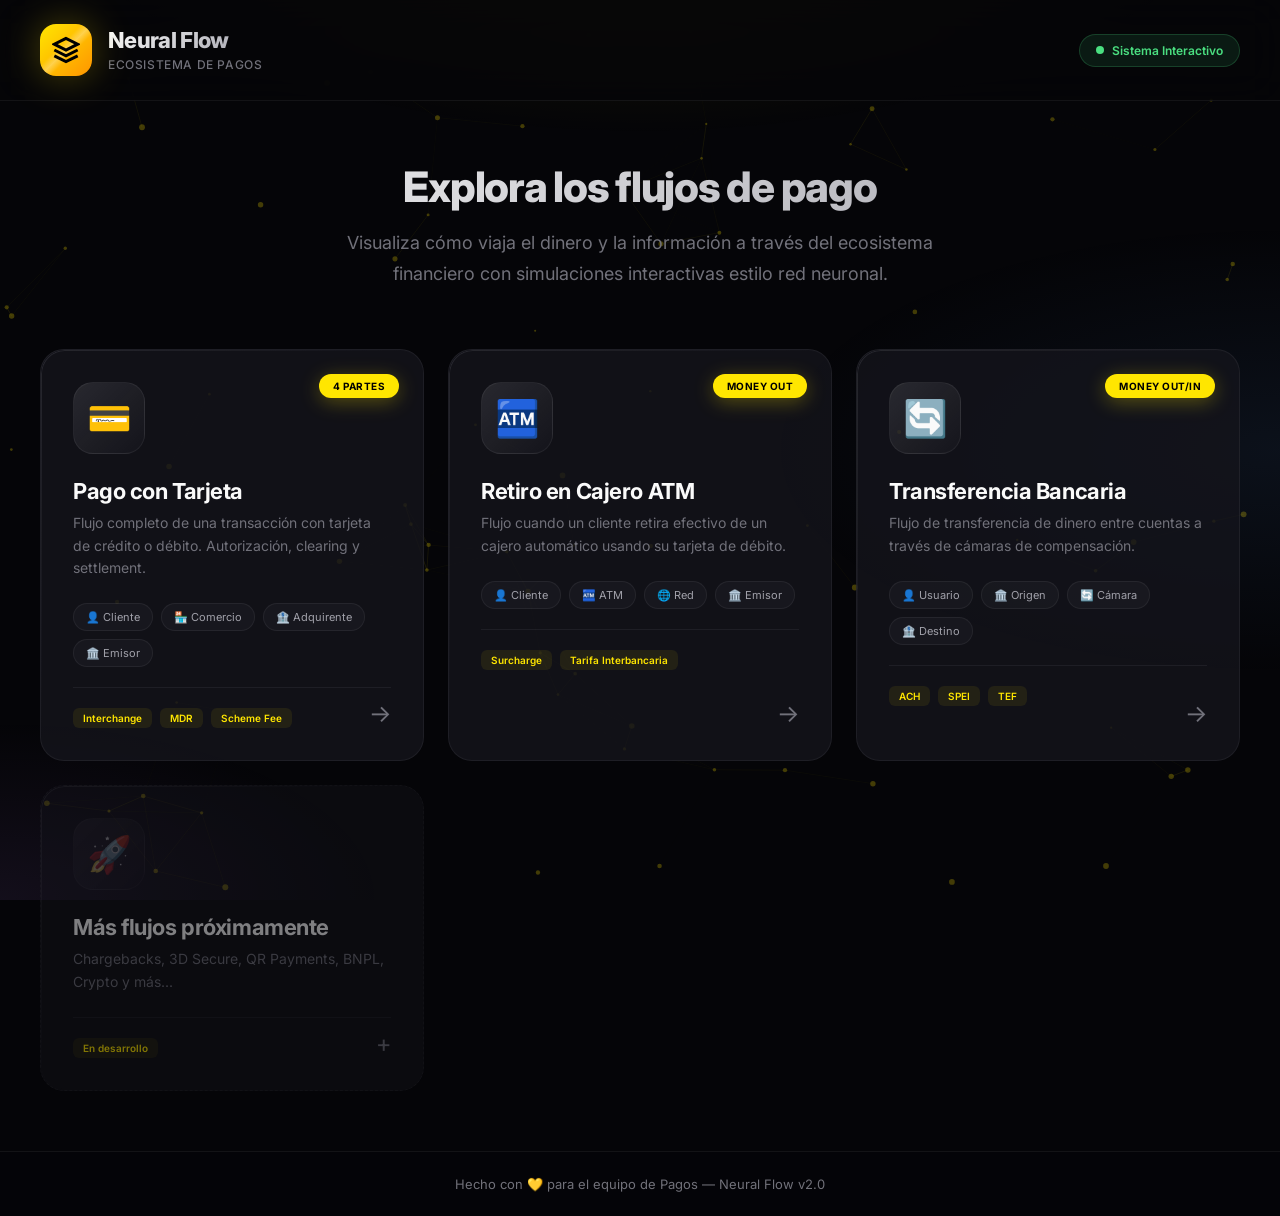
<file: index.html>
<!DOCTYPE html>
<html lang="es">
<head>
    <meta charset="UTF-8">
    <meta name="viewport" content="width=device-width, initial-scale=1.0">
    <title>Neural Flow — Ecosistema de Pagos</title>
    <link href="https://fonts.googleapis.com/css2?family=Inter:wght@300;400;500;600;700;800;900&display=swap" rel="stylesheet">
    <style>
        /* ===== VARIABLES ===== */
        :root {
            --bg: #050508;
            --bg-card: rgba(20, 20, 28, 0.8);
            --border: rgba(255, 255, 255, 0.06);
            --border-hover: rgba(255, 255, 255, 0.12);
            --text: #FAFAFA;
            --text-secondary: #A1A1AA;
            --text-muted: #71717A;
            --yellow: #FFE600;
            --yellow-glow: rgba(255, 230, 0, 0.3);
            --green: #4ADE80;
            --blue: #60A5FA;
            --purple: #C084FC;
            --pink: #F472B6;
        }

        /* ===== RESET ===== */
        *, *::before, *::after {
            margin: 0;
            padding: 0;
            box-sizing: border-box;
        }

        html, body {
            background: var(--bg);
            color: var(--text);
            font-family: 'Inter', -apple-system, sans-serif;
            min-height: 100vh;
            overflow-x: hidden;
            -webkit-font-smoothing: antialiased;
        }

        /* ===== BACKGROUND ===== */
        .bg-canvas {
            position: fixed;
            inset: 0;
            z-index: 0;
        }

        .bg-canvas canvas {
            width: 100%;
            height: 100%;
            opacity: 0.5;
        }

        .bg-gradient {
            position: fixed;
            inset: 0;
            z-index: 0;
            background: 
                radial-gradient(ellipse 100% 70% at 50% -20%, rgba(255, 230, 0, 0.15), transparent 50%),
                radial-gradient(ellipse 80% 50% at 100% 50%, rgba(96, 165, 250, 0.08), transparent 50%),
                radial-gradient(ellipse 60% 40% at 0% 100%, rgba(192, 132, 252, 0.08), transparent 50%);
            pointer-events: none;
        }

        /* ===== CONTAINER ===== */
        .container {
            position: relative;
            
            min-height: 100vh;
            display: flex;
            flex-direction: column;
        }

        /* ===== HEADER ===== */
        .header {
            padding: 24px 40px;
            display: flex;
            align-items: center;
            justify-content: space-between;
            border-bottom: 1px solid var(--border);
            background: rgba(5, 5, 8, 0.8);
            backdrop-filter: blur(20px);
        }

        .logo {
            display: flex;
            align-items: center;
            gap: 16px;
        }

        .logo-icon {
            width: 52px;
            height: 52px;
            background: linear-gradient(135deg, var(--yellow), #FF9500);
            border-radius: 16px;
            display: flex;
            align-items: center;
            justify-content: center;
            box-shadow: 0 0 40px var(--yellow-glow);
            position: relative;
            overflow: hidden;
        }

        .logo-icon::before {
            content: '';
            position: absolute;
            inset: 0;
            background: linear-gradient(135deg, transparent 40%, rgba(255,255,255,0.3) 50%, transparent 60%);
            animation: shimmer 3s ease-in-out infinite;
        }

        @keyframes shimmer {
            0% { transform: translateX(-100%); }
            100% { transform: translateX(100%); }
        }

        .logo-icon svg {
            width: 28px;
            height: 28px;
            color: #000;
            position: relative;
            z-index: 1;
        }

        .logo-text h1 {
            font-size: 22px;
            font-weight: 800;
            letter-spacing: -0.03em;
            background: linear-gradient(135deg, var(--text), var(--text-secondary));
            -webkit-background-clip: text;
            -webkit-text-fill-color: transparent;
        }

        .logo-text span {
            font-size: 12px;
            color: var(--text-muted);
            font-weight: 500;
            letter-spacing: 0.05em;
            text-transform: uppercase;
        }

        .header-badge {
            padding: 8px 16px;
            background: rgba(74, 222, 128, 0.1);
            border: 1px solid rgba(74, 222, 128, 0.2);
            border-radius: 100px;
            font-size: 12px;
            font-weight: 600;
            color: var(--green);
            display: flex;
            align-items: center;
            gap: 8px;
        }

        .header-badge::before {
            content: '';
            width: 8px;
            height: 8px;
            background: var(--green);
            border-radius: 50%;
            animation: pulse 2s ease-in-out infinite;
        }

        @keyframes pulse {
            0%, 100% { opacity: 1; }
            50% { opacity: 0.4; }
        }

        /* ===== MAIN ===== */
        .main {
            flex: 1;
            padding: 60px 40px;
            max-width: 1400px;
            margin: 0 auto;
            width: 100%;
        }

        .intro {
            text-align: center;
            margin-bottom: 60px;
        }

        .intro h2 {
            font-size: 42px;
            font-weight: 800;
            letter-spacing: -0.03em;
            margin-bottom: 16px;
            background: linear-gradient(135deg, var(--text) 0%, var(--text-secondary) 100%);
            -webkit-background-clip: text;
            -webkit-text-fill-color: transparent;
        }

        .intro p {
            font-size: 18px;
            color: var(--text-muted);
            max-width: 600px;
            margin: 0 auto;
            line-height: 1.7;
        }

        /* ===== FLOW CARDS ===== */
        .flow-grid {
            display: grid;
            grid-template-columns: repeat(auto-fit, minmax(340px, 1fr));
            gap: 24px;
        }

        .flow-card {
            position: relative;
            padding: 32px;
            background: var(--bg-card);
            border: 1px solid var(--border);
            border-radius: 24px;
            text-decoration: none;
            color: inherit;
            transition: all 0.4s cubic-bezier(0.16, 1, 0.3, 1);
            overflow: hidden;
            display: flex;
            flex-direction: column;
        }

        .flow-card::before {
            content: '';
            position: absolute;
            inset: 0;
            border-radius: 24px;
            padding: 1px;
            background: linear-gradient(135deg, rgba(255,255,255,0.1), transparent 50%);
            -webkit-mask: linear-gradient(#fff 0 0) content-box, linear-gradient(#fff 0 0);
            mask: linear-gradient(#fff 0 0) content-box, linear-gradient(#fff 0 0);
            -webkit-mask-composite: xor;
            mask-composite: exclude;
            pointer-events: none;
        }

        .flow-card::after {
            content: '';
            position: absolute;
            top: 0;
            left: 0;
            right: 0;
            height: 200px;
            background: radial-gradient(ellipse at top, var(--card-glow, rgba(255,230,0,0.1)), transparent 70%);
            opacity: 0;
            transition: opacity 0.4s ease;
            pointer-events: none;
        }

        .flow-card:hover {
            transform: translateY(-8px);
            border-color: var(--border-hover);
            box-shadow: 
                0 30px 60px rgba(0, 0, 0, 0.4),
                0 0 0 1px var(--border-hover);
        }

        .flow-card:hover::after {
            opacity: 1;
        }

        .flow-card:hover .card-icon {
            transform: scale(1.1) rotate(5deg);
        }

        .flow-card:hover .card-arrow {
            transform: translateX(8px);
            color: var(--yellow);
        }

        .card-badge {
            position: absolute;
            top: 24px;
            right: 24px;
            padding: 6px 14px;
            background: var(--yellow);
            color: #000;
            font-size: 10px;
            font-weight: 700;
            letter-spacing: 0.05em;
            text-transform: uppercase;
            border-radius: 100px;
            box-shadow: 0 4px 20px var(--yellow-glow);
        }

        .card-icon {
            width: 72px;
            height: 72px;
            background: linear-gradient(135deg, rgba(255,255,255,0.1), rgba(255,255,255,0.02));
            border: 1px solid var(--border);
            border-radius: 20px;
            display: flex;
            align-items: center;
            justify-content: center;
            font-size: 36px;
            margin-bottom: 24px;
            transition: all 0.4s cubic-bezier(0.16, 1, 0.3, 1);
        }

        .card-content h3 {
            font-size: 22px;
            font-weight: 700;
            letter-spacing: -0.02em;
            margin-bottom: 8px;
        }

        .card-content p {
            font-size: 14px;
            color: var(--text-muted);
            line-height: 1.6;
            margin-bottom: 24px;
        }

        .card-actors {
            display: flex;
            flex-wrap: wrap;
            gap: 8px;
            margin-bottom: 20px;
        }

        .card-actors span {
            padding: 6px 12px;
            background: rgba(255, 255, 255, 0.03);
            border: 1px solid var(--border);
            border-radius: 100px;
            font-size: 11px;
            color: var(--text-secondary);
        }

        .card-tags {
            display: flex;
            flex-wrap: wrap;
            gap: 8px;
            margin-top: auto;
            padding-top: 20px;
            border-top: 1px solid var(--border);
        }

        .card-tags span {
            padding: 4px 10px;
            background: rgba(255, 230, 0, 0.08);
            border-radius: 6px;
            font-size: 10px;
            font-weight: 600;
            color: var(--yellow);
        }

        .card-arrow {
            position: absolute;
            bottom: 32px;
            right: 32px;
            font-size: 24px;
            color: var(--text-muted);
            transition: all 0.3s ease;
        }

        /* Coming Soon Card */
        .flow-card.coming-soon {
            opacity: 0.5;
            cursor: default;
            border-style: dashed;
        }

        .flow-card.coming-soon:hover {
            transform: none;
            box-shadow: none;
        }

        .flow-card.coming-soon .card-icon {
            opacity: 0.5;
        }

        .flow-card.coming-soon:hover .card-icon {
            transform: none;
        }

        /* ===== FOOTER ===== */
        .footer {
            padding: 24px 40px;
            text-align: center;
            border-top: 1px solid var(--border);
            background: rgba(5, 5, 8, 0.5);
        }

        .footer p {
            font-size: 13px;
            color: var(--text-muted);
        }

        /* ===== RESPONSIVE ===== */
        @media (max-width: 768px) {
            .header {
                padding: 16px 20px;
            }

            .logo-icon {
                width: 44px;
                height: 44px;
            }

            .logo-text h1 {
                font-size: 18px;
            }

            .logo-text span {
                display: none;
            }

            .header-badge {
                display: none;
            }

            .main {
                padding: 40px 20px;
            }

            .intro h2 {
                font-size: 28px;
            }

            .intro p {
                font-size: 15px;
            }

            .flow-grid {
                grid-template-columns: 1fr;
            }

            .footer {
                padding: 20px;
            }
        }
    </style>
</head>
<body>
    <!-- Background -->
    <div class="bg-canvas">
        <canvas id="bgCanvas"></canvas>
    </div>
    <div class="bg-gradient"></div>

    <!-- Container -->
    <div class="container">
        <!-- Header -->
        <header class="header">
            <div class="logo">
                <div class="logo-icon">
                    <svg viewBox="0 0 24 24" fill="none" stroke="currentColor" stroke-width="2.5">
                        <path d="M12 2L2 7l10 5 10-5-10-5zM2 17l10 5 10-5M2 12l10 5 10-5"/>
                    </svg>
                </div>
                <div class="logo-text">
                    <h1>Neural Flow</h1>
                    <span>Ecosistema de Pagos</span>
                </div>
            </div>
            <div class="header-badge">
                Sistema Interactivo
            </div>
        </header>

        <!-- Main -->
        <main class="main">
            <div class="intro">
                <h2>Explora los flujos de pago</h2>
                <p>Visualiza cómo viaja el dinero y la información a través del ecosistema financiero con simulaciones interactivas estilo red neuronal.</p>
            </div>

            <div class="flow-grid">
                <!-- Card: Pago con Tarjeta -->
                <a href="flows/card-payment.html" class="flow-card" style="--card-glow: rgba(244, 114, 182, 0.15);">
                    <span class="card-badge">4 Partes</span>
                    <div class="card-icon">💳</div>
                    <div class="card-content">
                        <h3>Pago con Tarjeta</h3>
                        <p>Flujo completo de una transacción con tarjeta de crédito o débito. Autorización, clearing y settlement.</p>
                        <div class="card-actors">
                            <span>👤 Cliente</span>
                            <span>🏪 Comercio</span>
                            <span>🏦 Adquirente</span>
                            <span>🏛️ Emisor</span>
                        </div>
                        <div class="card-tags">
                            <span>Interchange</span>
                            <span>MDR</span>
                            <span>Scheme Fee</span>
                        </div>
                    </div>
                    <span class="card-arrow">→</span>
                </a>

                <!-- Card: Retiro ATM -->
                <a href="flows/atm-withdrawal.html" class="flow-card" style="--card-glow: rgba(74, 222, 128, 0.15);">
                    <span class="card-badge">Money Out</span>
                    <div class="card-icon">🏧</div>
                    <div class="card-content">
                        <h3>Retiro en Cajero ATM</h3>
                        <p>Flujo cuando un cliente retira efectivo de un cajero automático usando su tarjeta de débito.</p>
                        <div class="card-actors">
                            <span>👤 Cliente</span>
                            <span>🏧 ATM</span>
                            <span>🌐 Red</span>
                            <span>🏛️ Emisor</span>
                        </div>
                        <div class="card-tags">
                            <span>Surcharge</span>
                            <span>Tarifa Interbancaria</span>
                        </div>
                    </div>
                    <span class="card-arrow">→</span>
                </a>

                <!-- Card: Transferencia -->
                <a href="flows/transfer.html" class="flow-card" style="--card-glow: rgba(192, 132, 252, 0.15);">
                    <span class="card-badge">Money Out/In</span>
                    <div class="card-icon">🔄</div>
                    <div class="card-content">
                        <h3>Transferencia Bancaria</h3>
                        <p>Flujo de transferencia de dinero entre cuentas a través de cámaras de compensación.</p>
                        <div class="card-actors">
                            <span>👤 Usuario</span>
                            <span>🏛️ Origen</span>
                            <span>🔄 Cámara</span>
                            <span>🏦 Destino</span>
                        </div>
                        <div class="card-tags">
                            <span>ACH</span>
                            <span>SPEI</span>
                            <span>TEF</span>
                        </div>
                    </div>
                    <span class="card-arrow">→</span>
                </a>

                <!-- Card: Próximamente -->
                <div class="flow-card coming-soon">
                    <div class="card-icon">🚀</div>
                    <div class="card-content">
                        <h3>Más flujos próximamente</h3>
                        <p>Chargebacks, 3D Secure, QR Payments, BNPL, Crypto y más...</p>
                        <div class="card-tags">
                            <span>En desarrollo</span>
                        </div>
                    </div>
                    <span class="card-arrow">+</span>
                </div>
            </div>
        </main>

        <!-- Footer -->
        <footer class="footer">
            <p>Hecho con 💛 para el equipo de Pagos — Neural Flow v2.0</p>
        </footer>
    </div>

    <!-- Background Script -->
    <script>
        const canvas = document.getElementById('bgCanvas');
        const ctx = canvas.getContext('2d');
        let particles = [];

        function init() {
            canvas.width = window.innerWidth;
            canvas.height = window.innerHeight;
            
            particles = [];
            const count = Math.floor((canvas.width * canvas.height) / 15000);
            
            for (let i = 0; i < count; i++) {
                particles.push({
                    x: Math.random() * canvas.width,
                    y: Math.random() * canvas.height,
                    vx: (Math.random() - 0.5) * 0.4,
                    vy: (Math.random() - 0.5) * 0.4,
                    radius: Math.random() * 2 + 1
                });
            }
        }

        function animate() {
            ctx.clearRect(0, 0, canvas.width, canvas.height);

            particles.forEach((p, i) => {
                p.x += p.vx;
                p.y += p.vy;

                if (p.x < 0 || p.x > canvas.width) p.vx *= -1;
                if (p.y < 0 || p.y > canvas.height) p.vy *= -1;

                ctx.beginPath();
                ctx.arc(p.x, p.y, p.radius, 0, Math.PI * 2);
                ctx.fillStyle = 'rgba(255, 230, 0, 0.5)';
                ctx.fill();

                particles.forEach((p2, j) => {
                    if (i === j) return;
                    const dx = p.x - p2.x;
                    const dy = p.y - p2.y;
                    const dist = Math.sqrt(dx * dx + dy * dy);

                    if (dist < 120) {
                        ctx.beginPath();
                        ctx.moveTo(p.x, p.y);
                        ctx.lineTo(p2.x, p2.y);
                        ctx.strokeStyle = `rgba(255, 230, 0, ${0.1 * (1 - dist / 120)})`;
                        ctx.stroke();
                    }
                });
            });

            requestAnimationFrame(animate);
        }

        window.addEventListener('resize', init);
        init();
        animate();
    </script>
</body>
</html>
</file>
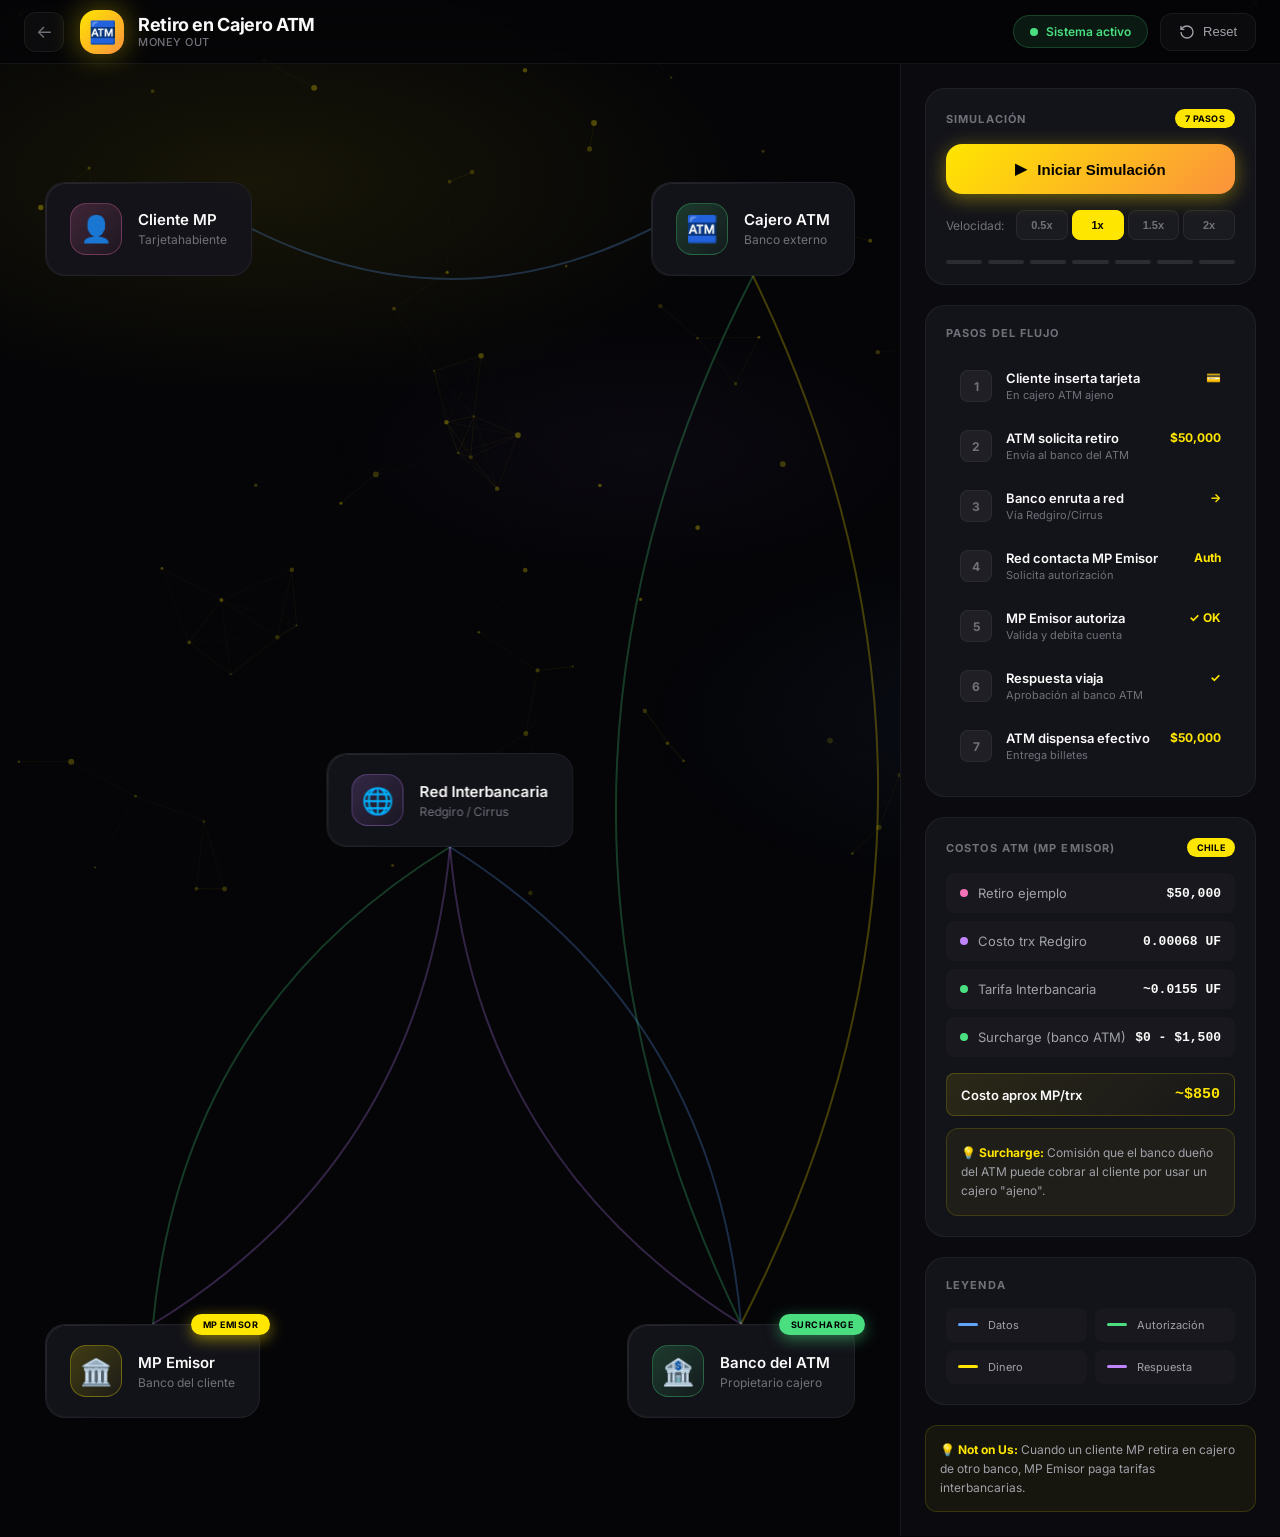
<file: flows/atm-withdrawal.html>
<!DOCTYPE html>
<html lang="es">
<head>
    <meta charset="UTF-8">
    <meta name="viewport" content="width=device-width, initial-scale=1.0">
    <title>Retiro ATM — Neural Flow</title>
    <link href="https://fonts.googleapis.com/css2?family=Inter:wght@300;400;500;600;700;800;900&display=swap" rel="stylesheet">
    <link rel="stylesheet" href="../css/neural-theme.css">
</head>
<body>
    <!-- Neural Background -->
    <div class="neural-bg">
        <canvas id="neuralBg"></canvas>
    </div>
    <div class="neural-gradient"></div>

    <!-- App Container -->
    <div class="app-container">
        <!-- Header -->
        <header class="neural-header">
            <div class="header-left">
                <a href="../index.html" class="back-link">←</a>
                <div class="header-logo">
                    <div class="logo-icon">🏧</div>
                    <div class="logo-text">
                        <h1>Retiro en Cajero ATM</h1>
                        <span>Money Out</span>
                    </div>
                </div>
            </div>
            <div class="header-right">
                <div class="status-indicator">
                    <span class="status-dot"></span>
                    <span>Sistema activo</span>
                </div>
                <button class="header-btn" id="resetBtn">
                    <svg width="16" height="16" viewBox="0 0 24 24" fill="none" stroke="currentColor" stroke-width="2">
                        <path d="M3 12a9 9 0 1 0 9-9 9.75 9.75 0 0 0-6.74 2.74L3 8"/>
                        <path d="M3 3v5h5"/>
                    </svg>
                    <span>Reset</span>
                </button>
            </div>
        </header>

        <!-- Main Layout -->
        <main class="main-layout">
            <!-- Canvas Area -->
            <div class="canvas-area"></div>

            <!-- Sidebar -->
            <aside class="sidebar-panel"></aside>
        </main>
    </div>

    <!-- Scripts -->
    <script src="../js/neural/background.js"></script>
    <script src="../js/neural/simulation.js"></script>
    <script src="../js/neural/renderer.js"></script>
    <script src="../js/neural/flow-configs.js"></script>
    <script src="../js/neural/app.js"></script>
    <script>
        // Inicializar app con el flujo de retiro ATM
        const app = new NeuralApp('atm-withdrawal');
    </script>
</body>
</html>
</file>
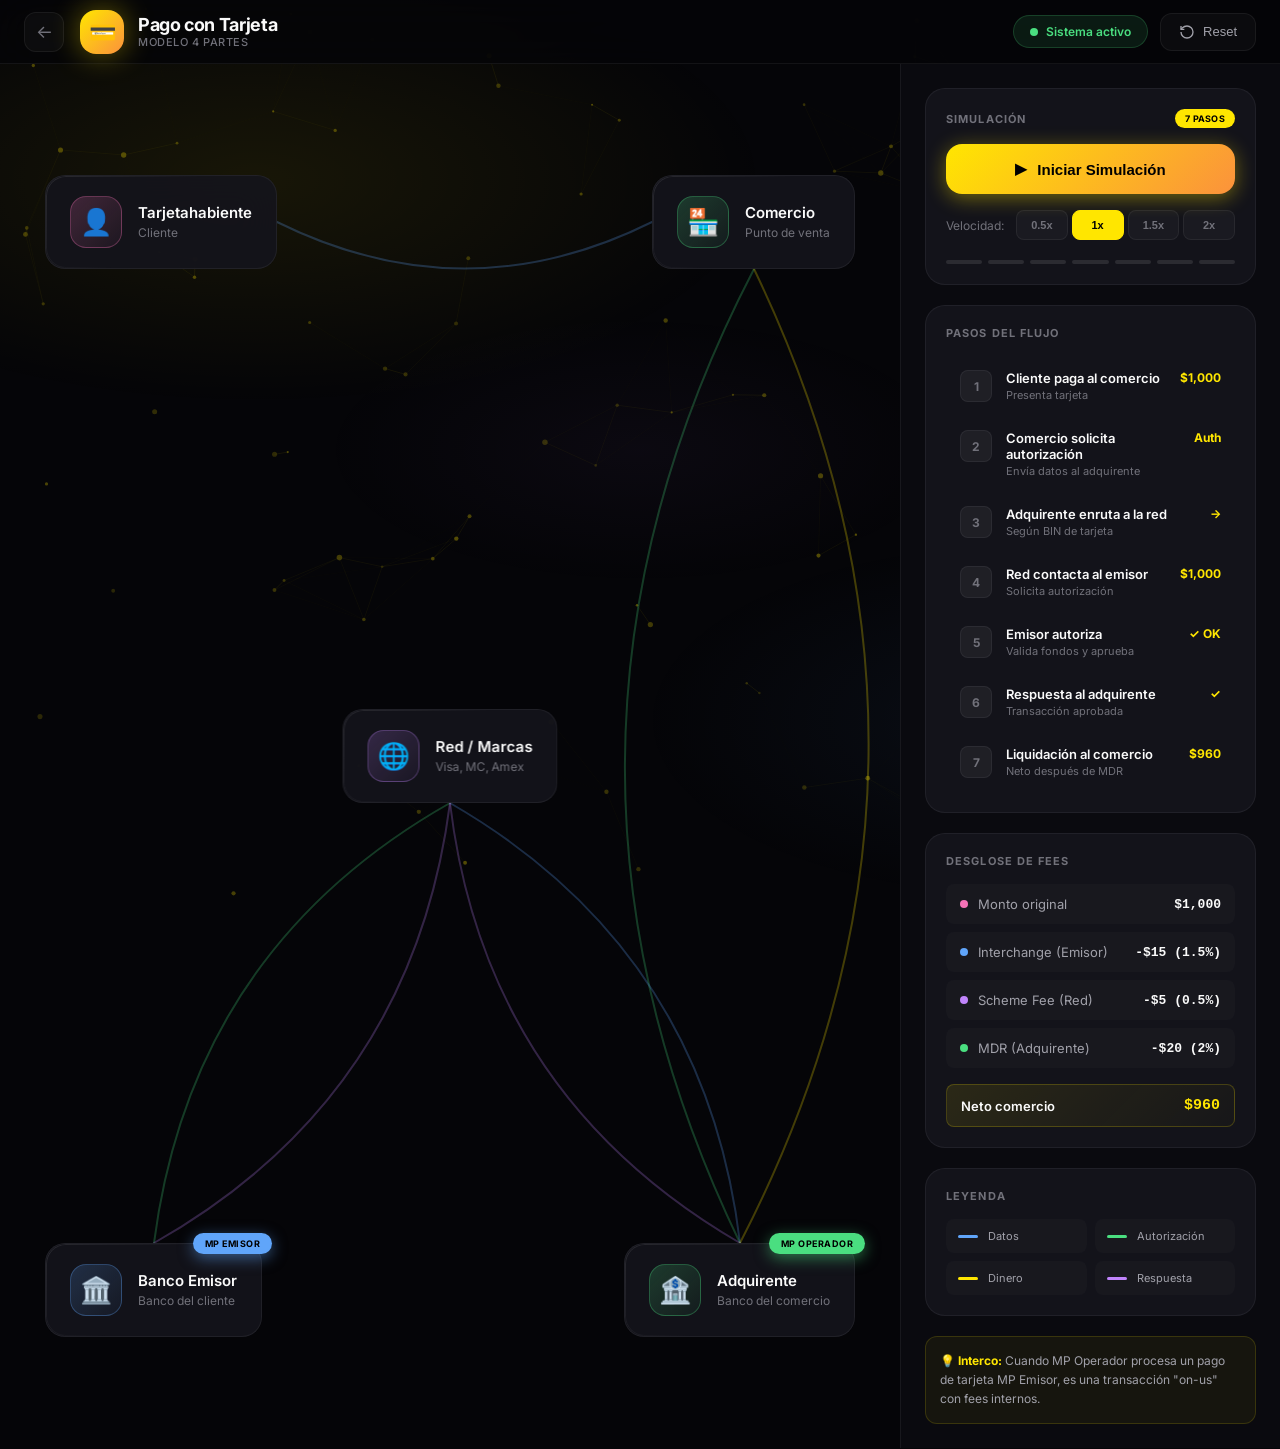
<file: flows/card-payment.html>
<!DOCTYPE html>
<html lang="es">
<head>
    <meta charset="UTF-8">
    <meta name="viewport" content="width=device-width, initial-scale=1.0">
    <title>Pago con Tarjeta — Neural Flow</title>
    <link href="https://fonts.googleapis.com/css2?family=Inter:wght@300;400;500;600;700;800;900&display=swap" rel="stylesheet">
    <link rel="stylesheet" href="../css/neural-theme.css">
</head>
<body>
    <!-- Neural Background -->
    <div class="neural-bg">
        <canvas id="neuralBg"></canvas>
    </div>
    <div class="neural-gradient"></div>

    <!-- App Container -->
    <div class="app-container">
        <!-- Header -->
        <header class="neural-header">
            <div class="header-left">
                <a href="../index.html" class="back-link">←</a>
                <div class="header-logo">
                    <div class="logo-icon">💳</div>
                    <div class="logo-text">
                        <h1>Pago con Tarjeta</h1>
                        <span>Modelo 4 Partes</span>
                    </div>
                </div>
            </div>
            <div class="header-right">
                <div class="status-indicator">
                    <span class="status-dot"></span>
                    <span>Sistema activo</span>
                </div>
                <button class="header-btn" id="resetBtn">
                    <svg width="16" height="16" viewBox="0 0 24 24" fill="none" stroke="currentColor" stroke-width="2">
                        <path d="M3 12a9 9 0 1 0 9-9 9.75 9.75 0 0 0-6.74 2.74L3 8"/>
                        <path d="M3 3v5h5"/>
                    </svg>
                    <span>Reset</span>
                </button>
            </div>
        </header>

        <!-- Main Layout -->
        <main class="main-layout">
            <!-- Canvas Area -->
            <div class="canvas-area"></div>

            <!-- Sidebar -->
            <aside class="sidebar-panel"></aside>
        </main>
    </div>

    <!-- Scripts -->
    <script src="../js/neural/background.js"></script>
    <script src="../js/neural/simulation.js"></script>
    <script src="../js/neural/renderer.js"></script>
    <script src="../js/neural/flow-configs.js"></script>
    <script src="../js/neural/app.js"></script>
    <script>
        // Inicializar app con el flujo de pago con tarjeta
        const app = new NeuralApp('card-payment');
    </script>
</body>
</html>
</file>
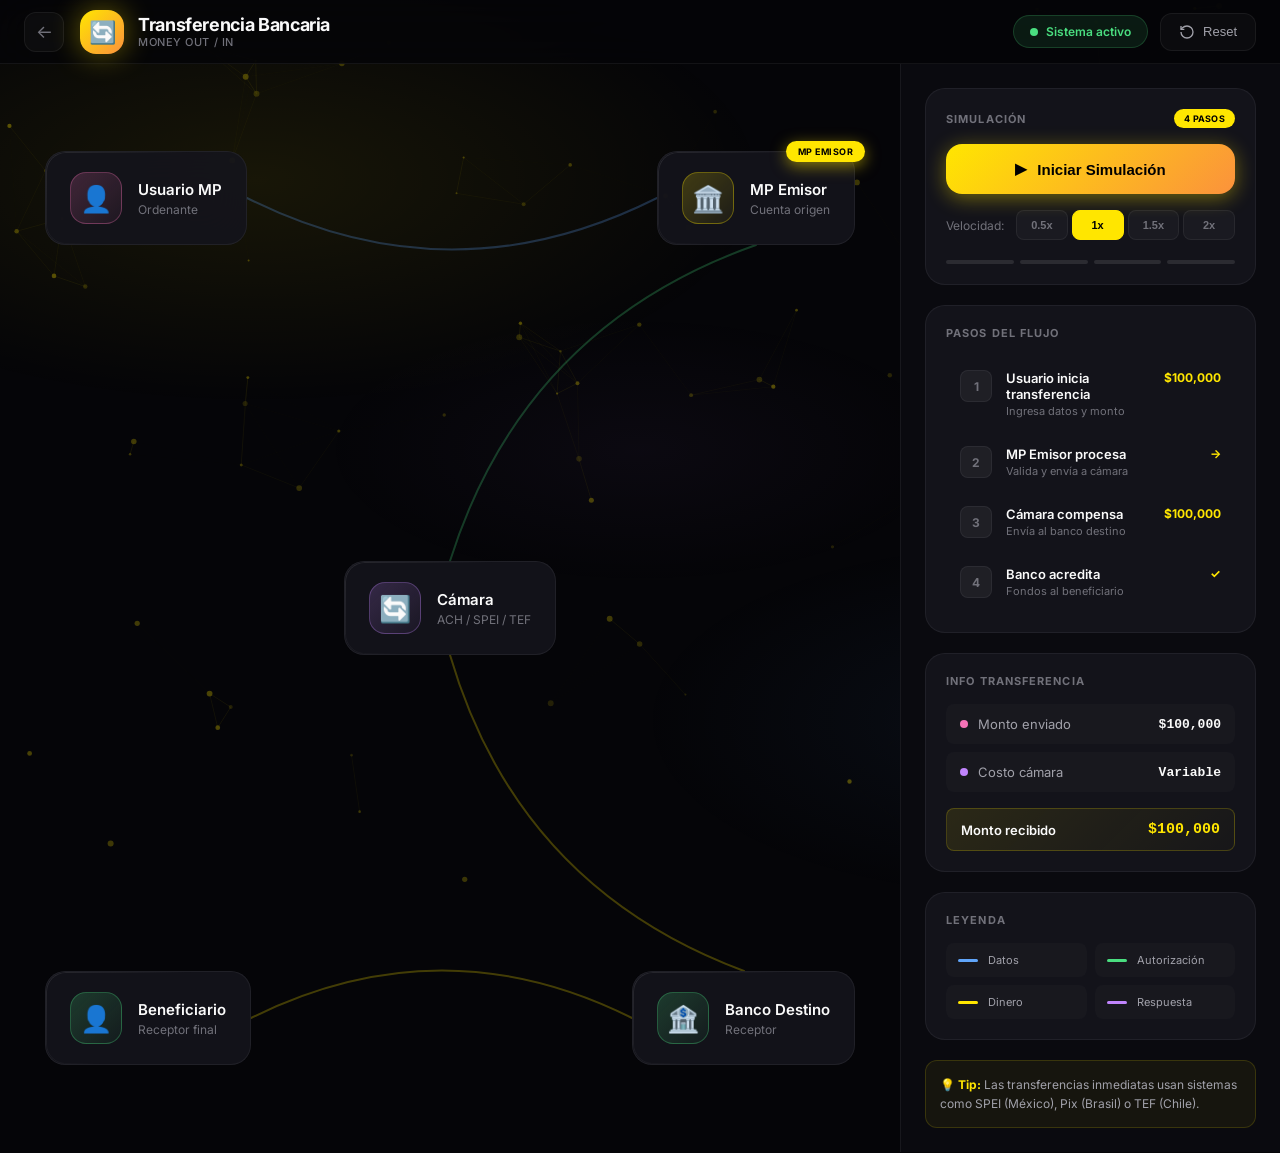
<file: flows/transfer.html>
<!DOCTYPE html>
<html lang="es">
<head>
    <meta charset="UTF-8">
    <meta name="viewport" content="width=device-width, initial-scale=1.0">
    <title>Transferencia Bancaria — Neural Flow</title>
    <link href="https://fonts.googleapis.com/css2?family=Inter:wght@300;400;500;600;700;800;900&display=swap" rel="stylesheet">
    <link rel="stylesheet" href="../css/neural-theme.css">
</head>
<body>
    <!-- Neural Background -->
    <div class="neural-bg">
        <canvas id="neuralBg"></canvas>
    </div>
    <div class="neural-gradient"></div>

    <!-- App Container -->
    <div class="app-container">
        <!-- Header -->
        <header class="neural-header">
            <div class="header-left">
                <a href="../index.html" class="back-link">←</a>
                <div class="header-logo">
                    <div class="logo-icon">🔄</div>
                    <div class="logo-text">
                        <h1>Transferencia Bancaria</h1>
                        <span>Money Out / In</span>
                    </div>
                </div>
            </div>
            <div class="header-right">
                <div class="status-indicator">
                    <span class="status-dot"></span>
                    <span>Sistema activo</span>
                </div>
                <button class="header-btn" id="resetBtn">
                    <svg width="16" height="16" viewBox="0 0 24 24" fill="none" stroke="currentColor" stroke-width="2">
                        <path d="M3 12a9 9 0 1 0 9-9 9.75 9.75 0 0 0-6.74 2.74L3 8"/>
                        <path d="M3 3v5h5"/>
                    </svg>
                    <span>Reset</span>
                </button>
            </div>
        </header>

        <!-- Main Layout -->
        <main class="main-layout">
            <!-- Canvas Area -->
            <div class="canvas-area"></div>

            <!-- Sidebar -->
            <aside class="sidebar-panel"></aside>
        </main>
    </div>

    <!-- Scripts -->
    <script src="../js/neural/background.js"></script>
    <script src="../js/neural/simulation.js"></script>
    <script src="../js/neural/renderer.js"></script>
    <script src="../js/neural/flow-configs.js"></script>
    <script src="../js/neural/app.js"></script>
    <script>
        // Inicializar app con el flujo de transferencia
        const app = new NeuralApp('transfer');
    </script>
</body>
</html>
</file>
<file: css/neural-theme.css>
/* ============================================
   NEURAL THEME - Sistema de Diseño
   Red neuronal de sistemas financieros
   ============================================ */

/* ===== VARIABLES ===== */
:root {
    /* Core */
    --neural-bg: #050508;
    --neural-bg-secondary: #0a0a0f;
    --neural-bg-card: rgba(20, 20, 28, 0.9);
    --neural-bg-elevated: rgba(30, 30, 40, 0.95);
    
    /* Borders */
    --neural-border: rgba(255, 255, 255, 0.06);
    --neural-border-hover: rgba(255, 255, 255, 0.12);
    --neural-border-active: rgba(255, 230, 0, 0.5);
    
    /* Text */
    --neural-text: #FAFAFA;
    --neural-text-secondary: #A1A1AA;
    --neural-text-muted: #71717A;
    
    /* Accents */
    --neural-yellow: #FFE600;
    --neural-yellow-glow: rgba(255, 230, 0, 0.4);
    --neural-blue: #60A5FA;
    --neural-blue-glow: rgba(96, 165, 250, 0.4);
    --neural-green: #4ADE80;
    --neural-green-glow: rgba(74, 222, 128, 0.4);
    --neural-purple: #C084FC;
    --neural-purple-glow: rgba(192, 132, 252, 0.4);
    --neural-pink: #F472B6;
    --neural-pink-glow: rgba(244, 114, 182, 0.4);
    --neural-orange: #FB923C;
    --neural-orange-glow: rgba(251, 146, 60, 0.4);
    
    /* Flow types */
    --flow-data: var(--neural-blue);
    --flow-auth: var(--neural-green);
    --flow-money: var(--neural-yellow);
    --flow-response: var(--neural-purple);
    
    /* Timing */
    --ease-out: cubic-bezier(0.16, 1, 0.3, 1);
    --ease-bounce: cubic-bezier(0.34, 1.56, 0.64, 1);
    
    /* Radius */
    --radius-sm: 8px;
    --radius-md: 12px;
    --radius-lg: 16px;
    --radius-xl: 20px;
    --radius-2xl: 24px;
}

/* ===== BASE ===== */
*, *::before, *::after {
    margin: 0;
    padding: 0;
    box-sizing: border-box;
}

html, body {
    background: var(--neural-bg);
    color: var(--neural-text);
    font-family: 'Inter', -apple-system, BlinkMacSystemFont, sans-serif;
    min-height: 100vh;
    overflow-x: hidden;
    -webkit-font-smoothing: antialiased;
}

/* ===== NEURAL BACKGROUND ===== */
.neural-bg {
    position: fixed;
    inset: 0;
    z-index: 0;
    pointer-events: none;
}

.neural-bg canvas {
    width: 100%;
    height: 100%;
    opacity: 0.4;
}

.neural-gradient {
    position: fixed;
    inset: 0;
    z-index: 0;
    pointer-events: none;
    background: 
        radial-gradient(ellipse 80% 50% at 20% 20%, rgba(255, 230, 0, 0.08), transparent 50%),
        radial-gradient(ellipse 60% 40% at 80% 80%, rgba(96, 165, 250, 0.06), transparent 50%),
        radial-gradient(ellipse 50% 30% at 50% 50%, rgba(192, 132, 252, 0.04), transparent 50%);
}

/* ===== LAYOUT ===== */
.app-container {
    position: relative;
    
    min-height: 100vh;
    display: flex;
    flex-direction: column;
}

.main-layout {
    display: flex;
    flex: 1;
    padding-top: 64px;
    overflow: hidden;
    height: 100vh;
}

.canvas-area {
    flex: 1;
    position: relative;
    overflow: hidden;
}

/* Canvas interno — llena el canvas-area completamente */
.neural-canvas {
    position: absolute;
    inset: 0;
}

.sidebar-panel {
    width: 380px;
    background: var(--neural-bg-secondary);
    border-left: 1px solid var(--neural-border);
    padding: 24px;
    overflow-y: auto;
    display: flex;
    flex-direction: column;
    gap: 20px;
}

/* ===== HEADER ===== */
.neural-header {
    position: fixed;
    top: 0;
    left: 0;
    right: 0;
    z-index: 100;
    height: 64px;
    padding: 0 24px;
    display: flex;
    align-items: center;
    justify-content: space-between;
    background: rgba(5, 5, 8, 0.85);
    backdrop-filter: blur(20px);
    border-bottom: 1px solid var(--neural-border);
}

.header-left {
    display: flex;
    align-items: center;
    gap: 16px;
}

.back-link {
    width: 40px;
    height: 40px;
    display: flex;
    align-items: center;
    justify-content: center;
    background: rgba(255, 255, 255, 0.03);
    border: 1px solid var(--neural-border);
    border-radius: var(--radius-md);
    color: var(--neural-text-muted);
    text-decoration: none;
    font-size: 18px;
    transition: all 0.2s var(--ease-out);
}

.back-link:hover {
    background: rgba(255, 255, 255, 0.06);
    border-color: var(--neural-border-hover);
    color: var(--neural-text);
}

.header-logo {
    display: flex;
    align-items: center;
    gap: 14px;
}

.logo-icon {
    width: 44px;
    height: 44px;
    background: linear-gradient(135deg, var(--neural-yellow), var(--neural-orange));
    border-radius: var(--radius-lg);
    display: flex;
    align-items: center;
    justify-content: center;
    font-size: 22px;
    box-shadow: 0 0 30px var(--neural-yellow-glow);
}

.logo-text h1 {
    font-size: 18px;
    font-weight: 700;
    letter-spacing: -0.02em;
}

.logo-text span {
    display: block;
    font-size: 11px;
    color: var(--neural-text-muted);
    font-weight: 500;
    text-transform: uppercase;
    letter-spacing: 0.05em;
}

.header-right {
    display: flex;
    align-items: center;
    gap: 12px;
}

.status-indicator {
    display: flex;
    align-items: center;
    gap: 8px;
    padding: 8px 16px;
    background: rgba(74, 222, 128, 0.1);
    border: 1px solid rgba(74, 222, 128, 0.2);
    border-radius: 100px;
    font-size: 12px;
    font-weight: 600;
    color: var(--neural-green);
}

.status-dot {
    width: 8px;
    height: 8px;
    background: var(--neural-green);
    border-radius: 50%;
    animation: statusPulse 2s ease-in-out infinite;
}

@keyframes statusPulse {
    0%, 100% { opacity: 1; transform: scale(1); }
    50% { opacity: 0.5; transform: scale(0.8); }
}

.header-btn {
    padding: 10px 18px;
    background: rgba(255, 255, 255, 0.03);
    border: 1px solid var(--neural-border);
    border-radius: var(--radius-md);
    color: var(--neural-text-secondary);
    font-size: 13px;
    font-weight: 500;
    cursor: pointer;
    transition: all 0.2s var(--ease-out);
    display: flex;
    align-items: center;
    gap: 8px;
}

.header-btn:hover {
    background: rgba(255, 255, 255, 0.06);
    border-color: var(--neural-border-hover);
    color: var(--neural-text);
}

/* ===== NEURAL NODES ===== */
.neural-node {
    position: absolute;
    z-index: 20;
    cursor: pointer;
    transition: all 0.4s var(--ease-out);
}

.node-wrapper {
    position: relative;
}

.node-ring {
    position: absolute;
    inset: -10px;
    border: 2px solid var(--node-color, var(--neural-yellow));
    border-radius: calc(var(--radius-xl) + 10px);
    opacity: 0;
    transition: all 0.4s var(--ease-out);
}

.neural-node.active .node-ring {
    opacity: 0.3;
    animation: ringExpand 2s ease-in-out infinite;
}

@keyframes ringExpand {
    0%, 100% { transform: scale(1); opacity: 0.3; }
    50% { transform: scale(1.15); opacity: 0.1; }
}

.node-core {
    position: relative;
    padding: 20px 24px;
    background: var(--neural-bg-card);
    border: 1px solid var(--neural-border);
    border-radius: var(--radius-xl);
    backdrop-filter: blur(20px);
    display: flex;
    align-items: center;
    gap: 16px;
    transition: all 0.4s var(--ease-out);
}

.node-core::before {
    content: '';
    position: absolute;
    inset: 0;
    border-radius: var(--radius-xl);
    padding: 1px;
    background: linear-gradient(135deg, rgba(255,255,255,0.1), transparent 50%);
    -webkit-mask: linear-gradient(#fff 0 0) content-box, linear-gradient(#fff 0 0);
    mask: linear-gradient(#fff 0 0) content-box, linear-gradient(#fff 0 0);
    -webkit-mask-composite: xor;
    mask-composite: exclude;
    pointer-events: none;
}

.neural-node:hover .node-core {
    transform: scale(1.03);
    border-color: var(--neural-border-hover);
    box-shadow: 0 20px 40px rgba(0, 0, 0, 0.4);
}

.neural-node.active .node-core {
    border-color: var(--node-color, var(--neural-yellow));
    box-shadow: 
        0 0 0 1px var(--node-color, var(--neural-yellow)),
        0 0 40px color-mix(in srgb, var(--node-color, var(--neural-yellow)) 30%, transparent),
        0 20px 40px rgba(0, 0, 0, 0.4);
}

.neural-node.pulsing .node-core {
    animation: nodePulse 1.5s ease-in-out infinite;
}

@keyframes nodePulse {
    0%, 100% { 
        box-shadow: 
            0 0 0 1px var(--node-color, var(--neural-yellow)),
            0 0 30px color-mix(in srgb, var(--node-color, var(--neural-yellow)) 20%, transparent);
    }
    50% { 
        box-shadow: 
            0 0 0 3px var(--node-color, var(--neural-yellow)),
            0 0 60px color-mix(in srgb, var(--node-color, var(--neural-yellow)) 40%, transparent);
    }
}

.node-icon {
    width: 52px;
    height: 52px;
    background: linear-gradient(135deg, 
        color-mix(in srgb, var(--node-color, var(--neural-yellow)) 20%, transparent),
        color-mix(in srgb, var(--node-color, var(--neural-yellow)) 5%, transparent)
    );
    border: 1px solid color-mix(in srgb, var(--node-color, var(--neural-yellow)) 30%, transparent);
    border-radius: var(--radius-lg);
    display: flex;
    align-items: center;
    justify-content: center;
    font-size: 26px;
    transition: all 0.3s var(--ease-out);
}

.neural-node:hover .node-icon {
    transform: scale(1.1) rotate(5deg);
}

.node-info h3 {
    font-size: 15px;
    font-weight: 600;
    margin-bottom: 3px;
}

.node-info p {
    font-size: 12px;
    color: var(--neural-text-muted);
}

.node-badge {
    position: absolute;
    top: -10px;
    right: -10px;
    padding: 5px 12px;
    font-size: 9px;
    font-weight: 700;
    letter-spacing: 0.05em;
    text-transform: uppercase;
    border-radius: 100px;
    background: var(--node-color, var(--neural-yellow));
    color: #000;
    box-shadow: 0 4px 15px color-mix(in srgb, var(--node-color, var(--neural-yellow)) 50%, transparent);
}

.node-tag {
    position: absolute;
    bottom: -14px;
    left: 50%;
    transform: translateX(-50%) translateY(10px);
    padding: 6px 14px;
    font-size: 10px;
    font-weight: 600;
    border-radius: 100px;
    background: rgba(0, 0, 0, 0.9);
    border: 1px solid color-mix(in srgb, var(--node-color, var(--neural-yellow)) 40%, transparent);
    color: var(--node-color, var(--neural-yellow));
    white-space: nowrap;
    opacity: 0;
    transition: all 0.3s var(--ease-out);
}

.neural-node:hover .node-tag,
.neural-node.active .node-tag {
    opacity: 1;
    transform: translateX(-50%) translateY(0);
}

/* ===== NEURAL PATHS (SVG) ===== */
.neural-svg {
    position: absolute;
    inset: 0;
    width: 100%;
    height: 100%;
    z-index: 5;
    pointer-events: none;
    overflow: visible;
}

.neural-path {
    fill: none;
    stroke-width: 2;
    stroke-linecap: round;
    opacity: 0.25;
    transition: all 0.5s var(--ease-out);
}

.neural-path.active {
    opacity: 0.9;
    stroke-width: 3;
    filter: drop-shadow(0 0 8px currentColor);
}

.neural-path.completed {
    opacity: 0.4;
}

.neural-path.type-data { stroke: var(--flow-data); }
.neural-path.type-auth { stroke: var(--flow-auth); }
.neural-path.type-money { stroke: var(--flow-money); }
.neural-path.type-response { stroke: var(--flow-response); }

/* ===== NEURAL IMPULSES ===== */
.impulse-container {
    position: absolute;
    inset: 0;
    z-index: 10;
    pointer-events: none;
    overflow: hidden;
}

.neural-impulse {
    position: absolute;
    width: 14px;
    height: 14px;
    border-radius: 50%;
    opacity: 0;
    pointer-events: none;
}

.neural-impulse::before {
    content: '';
    position: absolute;
    inset: -6px;
    border-radius: 50%;
    background: inherit;
    filter: blur(10px);
    opacity: 0.6;
}

.neural-impulse::after {
    content: '';
    position: absolute;
    inset: 3px;
    border-radius: 50%;
    background: white;
}

.neural-impulse.type-data { background: var(--flow-data); }
.neural-impulse.type-auth { background: var(--flow-auth); }
.neural-impulse.type-money { background: var(--flow-money); }
.neural-impulse.type-response { background: var(--flow-response); }

/* ===== SIDEBAR PANELS ===== */
.panel-card {
    background: var(--neural-bg-card);
    border: 1px solid var(--neural-border);
    border-radius: var(--radius-xl);
    padding: 20px;
    transition: border-color 0.2s var(--ease-out);
}

.panel-card:hover {
    border-color: var(--neural-border-hover);
}

.panel-header {
    display: flex;
    align-items: center;
    justify-content: space-between;
    margin-bottom: 16px;
}

.panel-title {
    font-size: 11px;
    font-weight: 700;
    color: var(--neural-text-muted);
    text-transform: uppercase;
    letter-spacing: 0.1em;
}

.panel-badge {
    padding: 4px 10px;
    background: var(--neural-yellow);
    color: #000;
    font-size: 9px;
    font-weight: 700;
    letter-spacing: 0.03em;
    border-radius: 100px;
    text-transform: uppercase;
}

/* ===== PLAY BUTTON ===== */
.play-btn {
    width: 100%;
    padding: 16px 24px;
    background: linear-gradient(135deg, var(--neural-yellow), var(--neural-orange));
    border: none;
    border-radius: var(--radius-lg);
    font-size: 15px;
    font-weight: 700;
    color: #000;
    cursor: pointer;
    display: flex;
    align-items: center;
    justify-content: center;
    gap: 10px;
    transition: all 0.2s var(--ease-out);
    box-shadow: 0 4px 20px var(--neural-yellow-glow);
}

.play-btn:hover {
    transform: translateY(-2px);
    box-shadow: 0 8px 30px var(--neural-yellow-glow);
}

.play-btn:active {
    transform: translateY(0);
}

.play-btn.playing {
    background: var(--neural-bg-elevated);
    color: var(--neural-text);
    box-shadow: none;
    border: 1px solid var(--neural-border);
}

/* ===== SPEED CONTROL ===== */
.speed-control {
    display: flex;
    align-items: center;
    gap: 12px;
    margin-top: 16px;
}

.speed-label {
    font-size: 12px;
    color: var(--neural-text-muted);
}

.speed-options {
    display: flex;
    gap: 4px;
    flex: 1;
}

.speed-btn {
    flex: 1;
    padding: 8px;
    background: rgba(255, 255, 255, 0.03);
    border: 1px solid var(--neural-border);
    border-radius: var(--radius-sm);
    font-size: 11px;
    font-weight: 600;
    color: var(--neural-text-muted);
    cursor: pointer;
    transition: all 0.2s var(--ease-out);
}

.speed-btn:hover {
    background: rgba(255, 255, 255, 0.06);
    color: var(--neural-text);
}

.speed-btn.active {
    background: var(--neural-yellow);
    border-color: var(--neural-yellow);
    color: #000;
}

/* ===== STEP PROGRESS ===== */
.step-progress {
    display: flex;
    gap: 6px;
    margin-top: 20px;
}

.progress-dot {
    flex: 1;
    height: 4px;
    background: rgba(255, 255, 255, 0.1);
    border-radius: 2px;
    overflow: hidden;
}

.progress-dot.completed {
    background: var(--neural-green);
}

.progress-dot.active {
    background: rgba(255, 230, 0, 0.3);
}

.progress-dot.active::after {
    content: '';
    display: block;
    height: 100%;
    background: var(--neural-yellow);
    animation: progressFill 1.5s ease-in-out forwards;
}

@keyframes progressFill {
    from { width: 0%; }
    to { width: 100%; }
}

/* ===== TIMELINE ===== */
.timeline-list {
    display: flex;
    flex-direction: column;
}

.timeline-item {
    display: flex;
    gap: 14px;
    padding: 14px;
    border-radius: var(--radius-md);
    cursor: pointer;
    transition: all 0.2s var(--ease-out);
}

.timeline-item:hover {
    background: rgba(255, 255, 255, 0.03);
}

.timeline-item.active {
    background: rgba(255, 230, 0, 0.08);
}

.timeline-item.completed {
    opacity: 0.5;
}

.timeline-num {
    width: 32px;
    height: 32px;
    background: rgba(255, 255, 255, 0.05);
    border: 1px solid var(--neural-border);
    border-radius: var(--radius-sm);
    display: flex;
    align-items: center;
    justify-content: center;
    font-size: 12px;
    font-weight: 700;
    color: var(--neural-text-muted);
    flex-shrink: 0;
    transition: all 0.2s var(--ease-out);
}

.timeline-item.active .timeline-num {
    background: var(--neural-yellow);
    border-color: var(--neural-yellow);
    color: #000;
    box-shadow: 0 0 15px var(--neural-yellow-glow);
}

.timeline-item.completed .timeline-num {
    background: var(--neural-green);
    border-color: var(--neural-green);
    color: #000;
}

.timeline-content h4 {
    font-size: 13px;
    font-weight: 600;
    margin-bottom: 2px;
}

.timeline-content p {
    font-size: 11px;
    color: var(--neural-text-muted);
}

.timeline-value {
    margin-left: auto;
    font-size: 12px;
    font-weight: 700;
    color: var(--neural-yellow);
}

/* ===== LEGEND ===== */
.legend-grid {
    display: grid;
    grid-template-columns: 1fr 1fr;
    gap: 8px;
}

.legend-item {
    display: flex;
    align-items: center;
    gap: 10px;
    padding: 10px 12px;
    background: rgba(255, 255, 255, 0.02);
    border-radius: var(--radius-sm);
}

.legend-line {
    width: 20px;
    height: 3px;
    border-radius: 2px;
}

.legend-line.data { background: var(--flow-data); }
.legend-line.auth { background: var(--flow-auth); }
.legend-line.money { background: var(--flow-money); }
.legend-line.response { background: var(--flow-response); }

.legend-item span {
    font-size: 11px;
    color: var(--neural-text-secondary);
}

/* ===== FEE BREAKDOWN ===== */
.fee-list {
    display: flex;
    flex-direction: column;
    gap: 8px;
}

.fee-row {
    display: flex;
    align-items: center;
    justify-content: space-between;
    padding: 12px 14px;
    background: rgba(255, 255, 255, 0.02);
    border-radius: var(--radius-sm);
    transition: background 0.2s var(--ease-out);
}

.fee-row:hover {
    background: rgba(255, 255, 255, 0.04);
}

.fee-label {
    display: flex;
    align-items: center;
    gap: 10px;
    font-size: 13px;
    color: var(--neural-text-secondary);
}

.fee-dot {
    width: 8px;
    height: 8px;
    border-radius: 50%;
}

.fee-value {
    font-size: 13px;
    font-weight: 600;
    font-family: 'JetBrains Mono', monospace;
    color: var(--neural-text);
}

.fee-row.total {
    background: linear-gradient(135deg, rgba(255, 230, 0, 0.1), rgba(255, 230, 0, 0.02));
    border: 1px solid rgba(255, 230, 0, 0.2);
    margin-top: 8px;
}

.fee-row.total .fee-label {
    color: var(--neural-text);
    font-weight: 600;
}

.fee-row.total .fee-value {
    color: var(--neural-yellow);
    font-size: 15px;
}

/* ===== INFO NOTE ===== */
.info-note {
    padding: 14px;
    background: rgba(255, 230, 0, 0.05);
    border: 1px solid rgba(255, 230, 0, 0.15);
    border-radius: var(--radius-md);
    font-size: 12px;
    color: var(--neural-text-secondary);
    line-height: 1.6;
}

.info-note strong {
    color: var(--neural-yellow);
}

/* ===== RESPONSIVE ===== */
@media (max-width: 1200px) {
    .sidebar-panel {
        width: 340px;
    }
}

@media (max-width: 1024px) {
    .sidebar-panel {
        position: fixed;
        right: -100%;
        top: 64px;
        bottom: 0;
        width: 100%;
        max-width: 400px;
        transition: right 0.3s var(--ease-out);
        z-index: 90;
    }

    .sidebar-panel.open {
        right: 0;
    }
}

@media (max-width: 640px) {
    .neural-header {
        padding: 0 16px;
    }

    .logo-text h1 {
        font-size: 15px;
    }

    .logo-text span {
        display: none;
    }

    .header-btn span {
        display: none;
    }

    .neural-node {
        transform: scale(0.75);
    }
}
</file>
